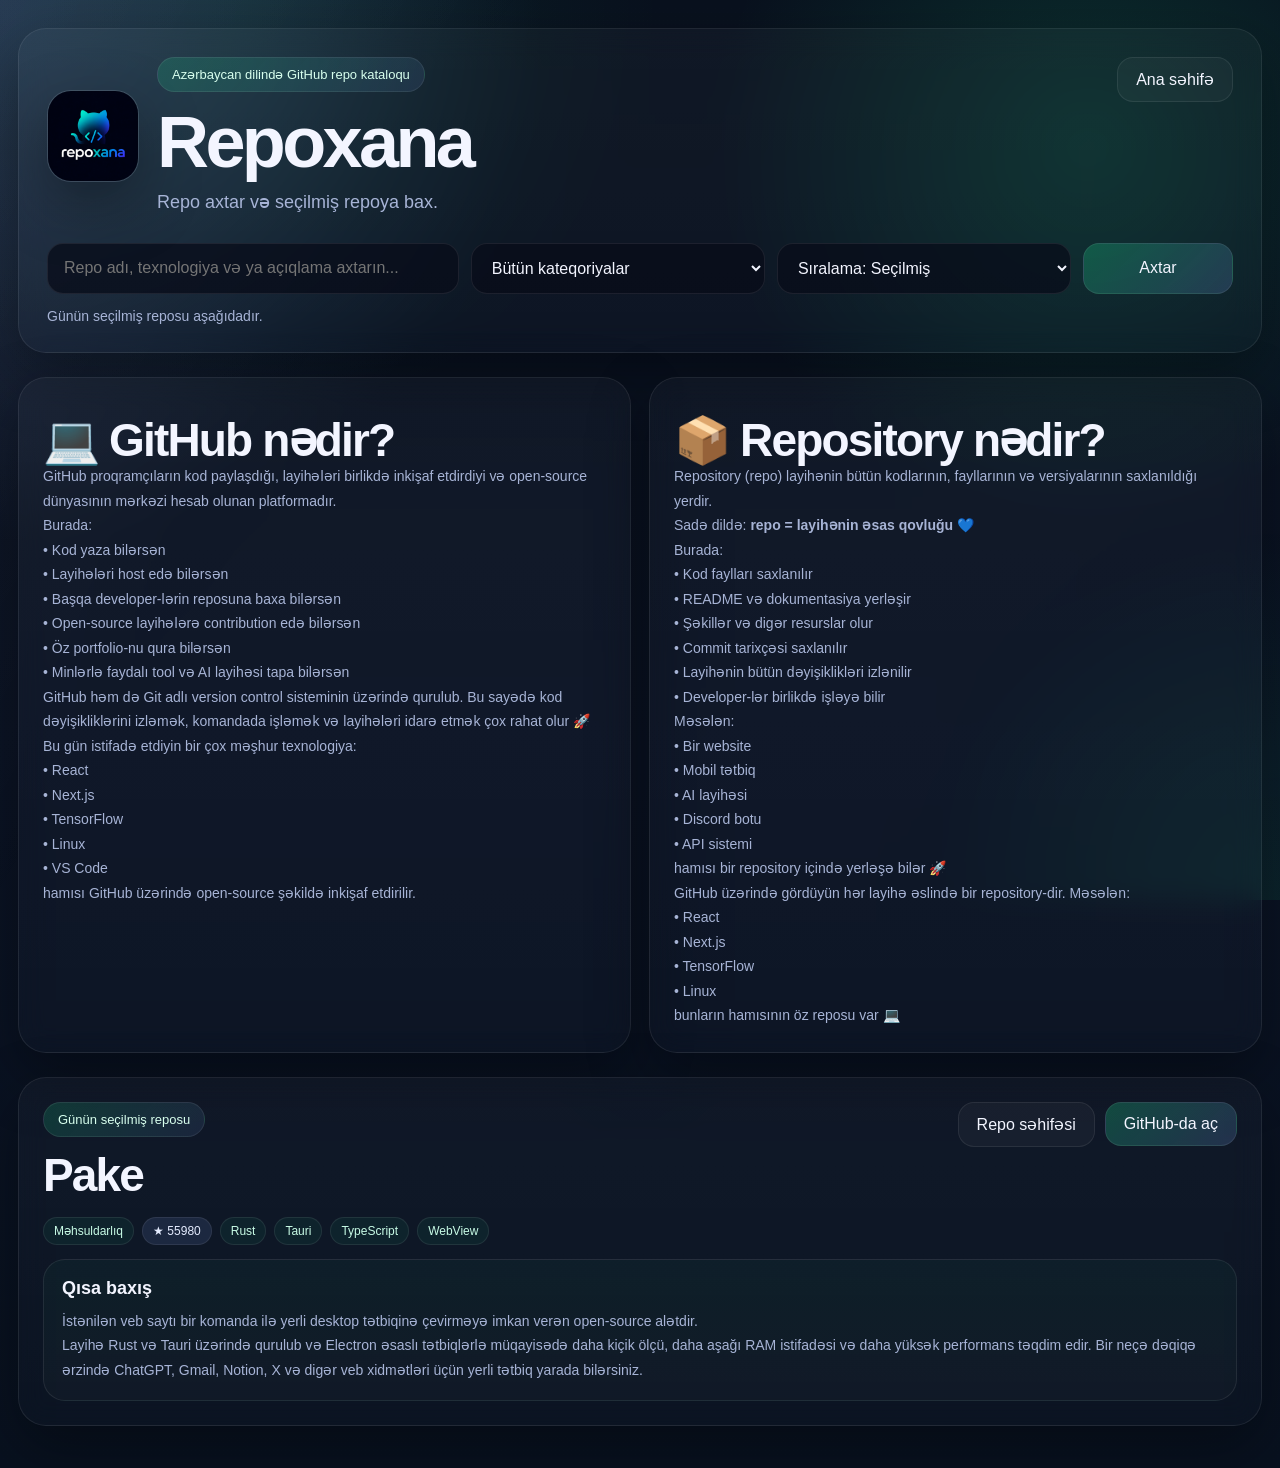
<file: index.html>
<!DOCTYPE html>
<html lang="az">
  <head>
    <meta charset="UTF-8">
    <meta name="viewport" content="width=device-width, initial-scale=1.0">
    <title>Repoxana</title>
    <link rel="icon" type="image/png" href="./repoxana_logo_square_3762.png">
    <link rel="stylesheet" href="./styles.css">
  </head>
  <body>
    <div class="page-shell"></div>
    <main class="wrap">
      <section class="hero">
          <div class="hero-top">
            <div class="brand-block">
            <a href="./index.html" aria-label="Ana səhifəyə qayıt">
              <img class="brand-logo" src="./repoxana_logo_square_3762.png" alt="Repoxana logo">
            </a>
            <div>
              <span class="badge">Azərbaycan dilində GitHub repo kataloqu</span>
              <h1>Repoxana</h1>
              <p class="sub">Repo axtar və seçilmiş repoya bax.</p>
            </div>
          </div>
          <div class="hero-actions">
            <div class="hero-nav">
              <button id="homeButton" class="ghost-button hidden" type="button">Ana səhifə</button>
            </div>
          </div>
        </div>

        <form id="searchForm" class="search-controls">
          <input id="searchInput" class="field" type="search" placeholder="Repo adı, texnologiya və ya açıqlama axtarın...">
          <select id="categorySelect" aria-label="Kateqoriya seç">
            <option value="all">Bütün kateqoriyalar</option>
          </select>
          <select id="sortSelect" aria-label="Sıralama seç">
            <option value="featured">Sıralama: Seçilmiş</option>
            <option value="stars-desc">Sıralama: Ən çox ulduzlu</option>
            <option value="title-asc">Sıralama: A-dan Z-yə</option>
            <option value="title-desc">Sıralama: Z-dən A-ya</option>
          </select>
          <button class="primary-link button-like search-button" type="submit">Axtar</button>
        </form>

        <p id="statusText" class="status">Günün seçilmiş reposu aşağıdadır.</p>
      </section>

      <section id="introSections" class="info-grid">
        <article class="panel info-card">
          <div class="viewer">
            <h2>💻 GitHub nədir?</h2>
            <p class="description">GitHub proqramçıların kod paylaşdığı, layihələri birlikdə inkişaf etdirdiyi və open-source dünyasının mərkəzi hesab olunan platformadır.</p>
            <p class="description description-spaced">Burada:</p>
            <div class="description description-rich">
              • Kod yaza bilərsən<br>
              • Layihələri host edə bilərsən<br>
              • Başqa developer-lərin reposuna baxa bilərsən<br>
              • Open-source layihələrə contribution edə bilərsən<br>
              • Öz portfolio-nu qura bilərsən<br>
              • Minlərlə faydalı tool və AI layihəsi tapa bilərsən
            </div>
            <p class="description description-spaced">GitHub həm də Git adlı version control sisteminin üzərində qurulub. Bu sayədə kod dəyişikliklərini izləmək, komandada işləmək və layihələri idarə etmək çox rahat olur 🚀</p>
            <p class="description description-spaced">Bu gün istifadə etdiyin bir çox məşhur texnologiya:</p>
            <div class="description description-rich">
              • React<br>
              • Next.js<br>
              • TensorFlow<br>
              • Linux<br>
              • VS Code
            </div>
            <p class="description description-spaced">hamısı GitHub üzərində open-source şəkildə inkişaf etdirilir.</p>
          </div>
        </article>

        <article class="panel info-card">
          <div class="viewer">
            <h2>📦 Repository nədir?</h2>
            <p class="description">Repository (repo) layihənin bütün kodlarının, fayllarının və versiyalarının saxlanıldığı yerdir.</p>
            <p class="description description-spaced">Sadə dildə: <strong>repo = layihənin əsas qovluğu 💙</strong></p>
            <p class="description description-spaced">Burada:</p>
            <div class="description description-rich">
              • Kod faylları saxlanılır<br>
              • README və dokumentasiya yerləşir<br>
              • Şəkillər və digər resurslar olur<br>
              • Commit tarixçəsi saxlanılır<br>
              • Layihənin bütün dəyişiklikləri izlənilir<br>
              • Developer-lər birlikdə işləyə bilir
            </div>
            <p class="description description-spaced">Məsələn:</p>
            <div class="description description-rich">
              • Bir website<br>
              • Mobil tətbiq<br>
              • AI layihəsi<br>
              • Discord botu<br>
              • API sistemi
            </div>
            <p class="description description-spaced">hamısı bir repository içində yerləşə bilər 🚀</p>
            <p class="description description-spaced">GitHub üzərində gördüyün hər layihə əslində bir repository-dir. Məsələn:</p>
            <div class="description description-rich">
              • React<br>
              • Next.js<br>
              • TensorFlow<br>
              • Linux
            </div>
            <p class="description description-spaced">bunların hamısının öz reposu var 💻</p>
          </div>
        </article>
      </section>

      <section id="resultsSection" class="results-section hidden">
        <section id="repoList" class="repo-stack" aria-live="polite"></section>
      </section>

      <article id="featuredSection" class="panel viewer-panel">
        <div id="repoDetail" class="viewer"></div>
      </article>
    </main>

    <script src="./repos.js"></script>
    <script src="./storage.js"></script>
    <script src="./app.js"></script>
  </body>
</html>
</file>
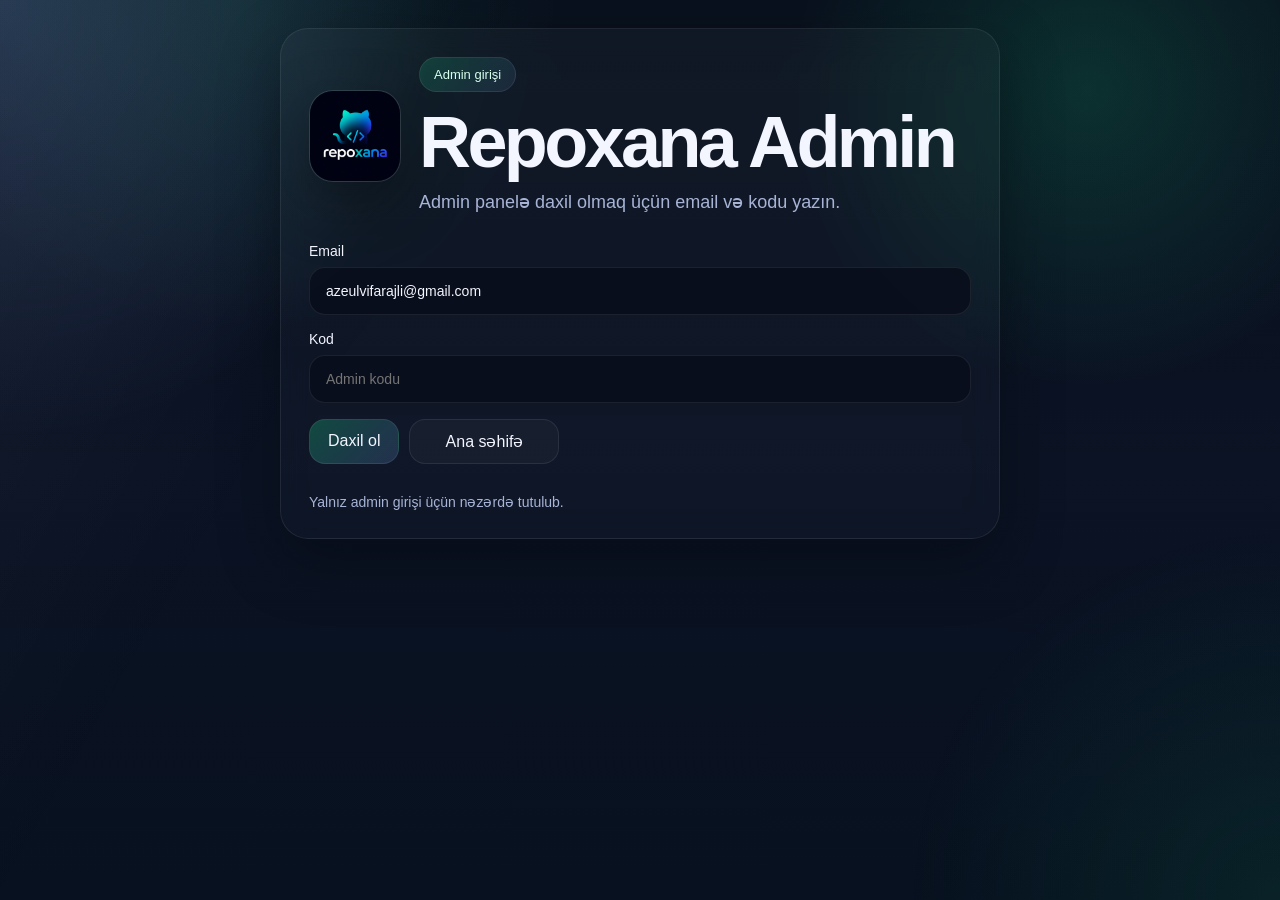
<file: admin.html>
<!DOCTYPE html>
<html lang="az">
  <head>
    <meta charset="UTF-8">
    <meta name="viewport" content="width=device-width, initial-scale=1.0">
    <title>Repoxana Admin</title>
    <link rel="icon" type="image/png" href="./repoxana_logo_square_3762.png">
    <link rel="stylesheet" href="./styles.css">
  </head>
  <body>
    <div class="page-shell"></div>
    <main class="wrap">
      <section id="loginSection" class="hero auth-shell">
        <div class="hero-top">
          <div class="brand-block">
            <a href="./index.html" aria-label="Ana səhifəyə qayıt">
              <img class="brand-logo" src="./repoxana_logo_square_3762.png" alt="Repoxana logo">
            </a>
            <div>
              <span class="badge">Admin girişi</span>
              <h1>Repoxana Admin</h1>
              <p class="sub">Admin panelə daxil olmaq üçün email və kodu yazın.</p>
            </div>
          </div>
        </div>

        <form id="loginForm" class="auth-form">
          <label class="form-group">
            <span>Email</span>
            <input id="loginEmailInput" class="field" type="email" value="azeulvifarajli@gmail.com" required>
          </label>

          <label class="form-group">
            <span>Kod</span>
            <input id="loginPasswordInput" class="field" type="password" required placeholder="Admin kodu">
          </label>

          <div class="form-actions">
            <button class="primary-link button-like" type="submit">Daxil ol</button>
            <a class="ghost-button admin-link" href="./index.html">Ana səhifə</a>
          </div>
          <p id="loginStatus" class="status">Yalnız admin girişi üçün nəzərdə tutulub.</p>
        </form>
      </section>

      <section id="adminApp" class="hidden">
        <section class="hero">
          <div class="hero-top">
            <div class="brand-block">
              <a href="./index.html" aria-label="Ana səhifəyə qayıt">
                <img class="brand-logo" src="./repoxana_logo_square_3762.png" alt="Repoxana logo">
              </a>
              <div>
                <span class="badge">Repo idarəetmə paneli</span>
                <h1>Admin</h1>
                <p class="sub">Repo əlavə edin, redaktə edin, şəkil yükləyin və əsas səhifədə göstərin.</p>
              </div>
            </div>
            <div class="hero-actions">
              <p class="source-note">Email: <span>azeulvifarajli@gmail.com</span></p>
              <div class="panel-actions">
                <button id="logoutButton" class="ghost-button" type="button">Çıxış</button>
                <a class="ghost-button admin-link" href="./index.html">Ana səhifə</a>
              </div>
            </div>
          </div>
        </section>

        <section class="grid admin-grid">
          <article class="panel">
            <header class="panel-head">
              <h2 class="panel-title">Repo formu</h2>
              <button id="clearFormButton" class="ghost-button" type="button">Yeni forma</button>
            </header>
            <div class="viewer">
              <form id="repoForm" class="admin-form">
                <input id="repoSlug" type="hidden">

                <label class="form-group">
                  <span>Repo adı</span>
                  <input id="titleInput" class="field" type="text" required placeholder="Məsələn: Nextcloud">
                </label>

                <label class="form-group">
                  <span>GitHub linki</span>
                  <input id="githubUrlInput" class="field" type="url" required placeholder="https://github.com/...">
                </label>

                <div class="form-group">
                  <span>Repo şəkilləri</span>
                  <label class="upload-dropzone" for="imagesInput">
                    <strong>Şəkil seçin</strong>
                    <span>Ən azı 1 şəkil əlavə edin. JPG, PNG və WebP dəstəklənir.</span>
                  </label>
                  <input id="imagesInput" type="file" accept="image/*" multiple hidden>
                  <div id="imagePreviewList" class="image-preview-list"></div>
                </div>

                <div class="form-row">
                  <label class="form-group">
                    <span>Kateqoriya</span>
                    <input id="categoryInput" class="field" type="text" required placeholder="Business">
                  </label>

                  <label class="form-group">
                    <span>Ulduz sayı</span>
                    <input id="starsInput" class="field" type="number" min="0" step="1" placeholder="32000">
                  </label>
                </div>

                <div class="form-row">
                  <label class="form-group">
                    <span>Müəllif / təşkilat</span>
                    <input id="ownerInput" class="field" type="text" placeholder="Nextcloud GmbH">
                  </label>

                  <label class="form-group">
                    <span>Əsas dil</span>
                    <input id="languageInput" class="field" type="text" placeholder="PHP">
                  </label>
                </div>

                <div class="form-row">
                  <label class="form-group">
                    <span>Lisenziya</span>
                    <input id="licenseInput" class="field" type="text" placeholder="AGPL-3.0">
                  </label>

                  <label class="form-group">
                    <span>Çətinlik</span>
                    <input id="difficultyInput" class="field" type="text" placeholder="Orta">
                  </label>
                </div>

                <div class="form-row">
                  <label class="form-group">
                    <span>Platforma</span>
                    <input id="platformInput" class="field" type="text" placeholder="Web, Server">
                  </label>

                  <label class="form-group">
                    <span>İstifadə sahəsi</span>
                    <input id="useCaseInput" class="field" type="text" placeholder="Fayl paylaşımı, komanda işi">
                  </label>
                </div>

                <div class="form-row">
                  <label class="form-group">
                    <span>Demo linki</span>
                    <input id="demoUrlInput" class="field" type="url" placeholder="https://demo.example.com">
                  </label>

                  <label class="form-group">
                    <span>Sənəd linki</span>
                    <input id="docsUrlInput" class="field" type="url" placeholder="https://docs.example.com">
                  </label>
                </div>

                <label class="form-group">
                  <span>Texnologiyalar</span>
                  <input id="stackInput" class="field" type="text" placeholder="PHP, JavaScript, Docker">
                </label>

                <label class="form-group">
                  <span>Azərbaycan dilində izah</span>
                  <textarea id="descriptionInput" class="field area large" required placeholder="Repo nə edir, kimə uyğundur, necə istifadə olunur"></textarea>
                </label>

                <label class="form-group">
                  <span>Əsas imkanlar</span>
                  <textarea id="featuresInput" class="field area" placeholder="• AI ilə komiks səhifələri yaratmaq"></textarea>
                </label>

                <label class="form-group">
                  <span>Nə üçün istifadə olunur?</span>
                  <textarea id="purposeInput" class="field area" placeholder="• AI komiks yaratmaq"></textarea>
                </label>

                <label class="form-group">
                  <span>Texnologiyalar</span>
                  <textarea id="technologiesInput" class="field area" placeholder="• Next.js 16"></textarea>
                </label>

                <label class="form-group">
                  <span>Üstünlükləri</span>
                  <textarea id="advantagesInput" class="field area" placeholder="✅ Müasir texnologiya stack-i var"></textarea>
                </label>

                <label class="form-group">
                  <span>Çatışmazlıqları</span>
                  <textarea id="drawbacksInput" class="field area" placeholder="❌ API key-lər lazımdır"></textarea>
                </label>

                <label class="form-group">
                  <span>Kimlər üçün uyğundur?</span>
                  <textarea id="audienceInput" class="field area" placeholder="• AI layihələri ilə maraqlanan developer-lər"></textarea>
                </label>

                <label class="form-group">
                  <span>Quraşdırma / başlanğıc addımları</span>
                  <textarea id="installationInput" class="field area" placeholder="npm install, docker compose up və s."></textarea>
                </label>

                <label class="form-group">
                  <span>Qeyd və tövsiyə</span>
                  <textarea id="notesInput" class="field area" placeholder="Əlavə qeyd, xəbərdarlıq və ya tövsiyə"></textarea>
                </label>

                <div class="form-actions">
                  <button class="primary-link button-like" type="submit">Yadda saxla</button>
                  <button id="clearImagesButton" class="ghost-button" type="button">Şəkilləri sil</button>
                  <button id="deleteButton" class="ghost-button" type="button" disabled>Sil</button>
                </div>
              </form>
            </div>
          </article>

          <article class="panel">
            <header class="panel-head">
              <h2 class="panel-title">Mövcud repolar</h2>
              <div class="panel-actions">
                <button id="exportButton" class="ghost-button" type="button">JSON export</button>
                <label class="ghost-button upload-button" for="importInput">JSON import</label>
                <input id="importInput" type="file" accept="application/json" hidden>
              </div>
            </header>
            <div id="adminStatus" class="admin-status">Hazırdır.</div>
            <div id="adminRepoList" class="results"></div>
          </article>
        </section>
      </section>
    </main>

    <script src="./repos.js"></script>
    <script src="./storage.js"></script>
    <script src="./admin.js"></script>
  </body>
</html>
</file>
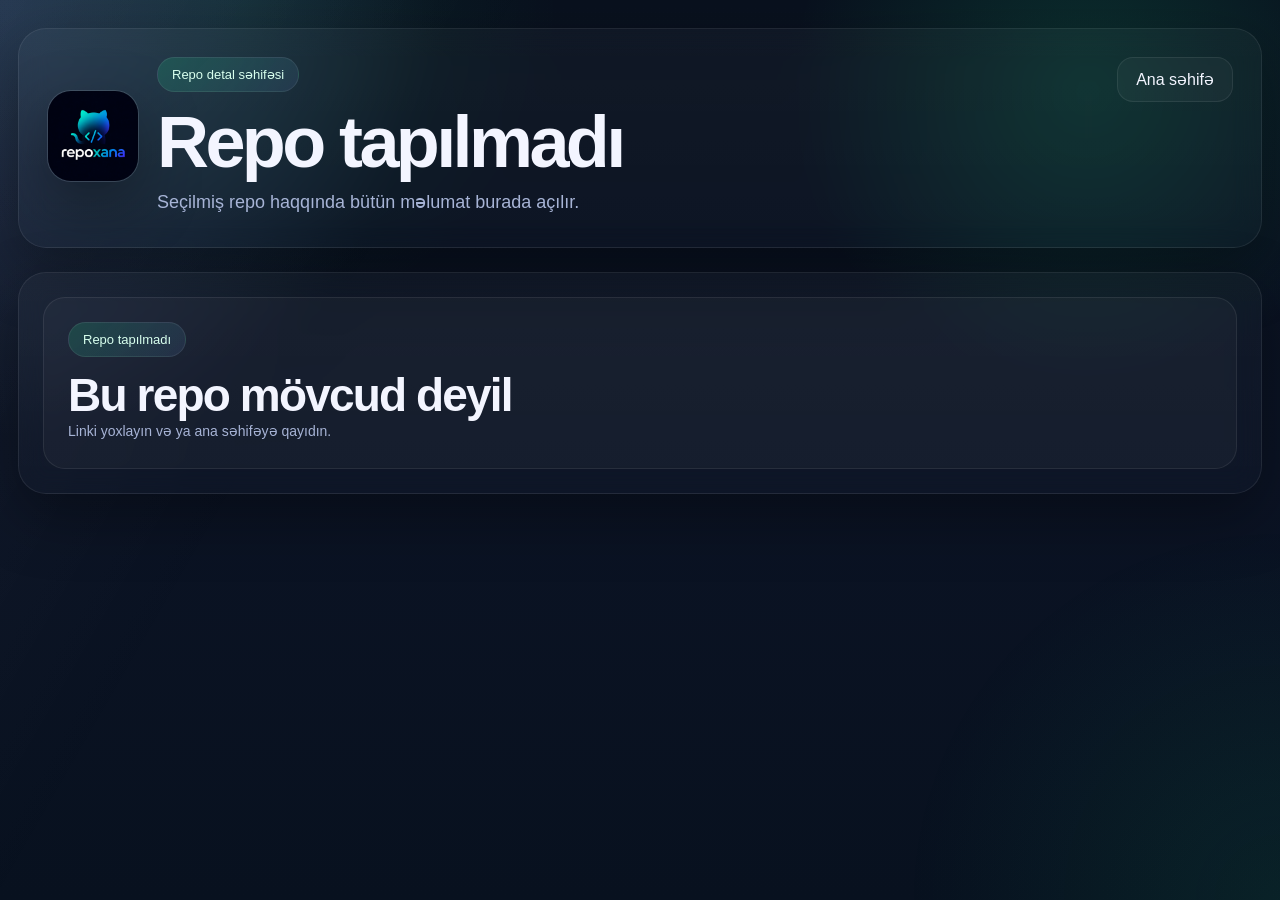
<file: repo.html>
<!DOCTYPE html>
<html lang="az">
  <head>
    <meta charset="UTF-8">
    <meta name="viewport" content="width=device-width, initial-scale=1.0">
    <title>Repoxana Repo</title>
    <link rel="icon" type="image/png" href="./repoxana_logo_square_3762.png">
    <link rel="stylesheet" href="./styles.css">
  </head>
  <body>
    <div class="page-shell"></div>
    <main class="wrap">
      <section class="hero">
          <div class="hero-top">
          <div class="brand-block">
            <a href="./index.html" aria-label="Ana səhifəyə qayıt">
              <img class="brand-logo" src="./repoxana_logo_square_3762.png" alt="Repoxana logo">
            </a>
            <div>
              <span class="badge">Repo detal səhifəsi</span>
              <h1 id="repoPageTitle">Repo</h1>
              <p class="sub">Seçilmiş repo haqqında bütün məlumat burada açılır.</p>
            </div>
          </div>
          <div class="hero-actions">
            <div class="hero-nav">
              <a class="ghost-button" href="./index.html">Ana səhifə</a>
            </div>
          </div>
        </div>
      </section>

      <article class="panel viewer-panel">
        <div id="repoDetailPage" class="viewer"></div>
      </article>
    </main>

    <script src="./repos.js"></script>
    <script src="./storage.js"></script>
    <script src="./repo-detail.js"></script>
  </body>
</html>
</file>
<file: styles.css>
:root {
  --bg: #08111f;
  --bg-2: #0f1a31;
  --panel: rgba(13, 20, 38, 0.88);
  --panel-soft: rgba(22, 31, 58, 0.9);
  --text: #f3f5ff;
  --muted: #a7b4d6;
  --accent: #19ee93;
  --accent-soft: rgba(25, 238, 147, 0.16);
  --accent-strong: rgba(25, 238, 147, 0.34);
  --accent-2: #80a4ff;
  --border: rgba(255, 255, 255, 0.08);
  --shadow: 0 22px 60px rgba(0, 0, 0, 0.34);
  --radius: 24px;
}

* {
  box-sizing: border-box;
}

html {
  scroll-behavior: smooth;
}

body {
  margin: 0;
  min-height: 100vh;
  color: var(--text);
  font-family: "Segoe UI Variable Display", "Bahnschrift", "Trebuchet MS", sans-serif;
  background:
    radial-gradient(circle at 18% 0%, rgba(25, 238, 147, 0.08), transparent 24%),
    radial-gradient(circle at top left, rgba(128, 164, 255, 0.2), transparent 28%),
    radial-gradient(circle at 85% 10%, rgba(25, 238, 147, 0.14), transparent 22%),
    linear-gradient(180deg, #09111e 0%, #0b1324 52%, #08111f 100%);
}

.page-shell {
  position: fixed;
  inset: 0;
  pointer-events: none;
  background:
    linear-gradient(120deg, rgba(255, 255, 255, 0.04), transparent 30%),
    radial-gradient(circle at bottom right, rgba(25, 238, 147, 0.08), transparent 24%);
}

a {
  color: inherit;
  text-decoration: none;
}

button,
input,
select {
  font: inherit;
}

.wrap {
  position: relative;
  z-index: 1;
  max-width: 1320px;
  margin: 0 auto;
  padding: 28px 18px 42px;
}

.hero,
.panel {
  background: linear-gradient(180deg, rgba(255, 255, 255, 0.03), rgba(255, 255, 255, 0.015));
  border: 1px solid var(--border);
  border-radius: 28px;
  box-shadow: var(--shadow);
  backdrop-filter: blur(14px);
}

.hero {
  padding: 28px;
  margin-bottom: 24px;
  animation: rise-in 500ms ease;
}

.auth-shell {
  max-width: 720px;
  margin-left: auto;
  margin-right: auto;
}

.hero-top {
  display: flex;
  justify-content: space-between;
  align-items: flex-start;
  gap: 20px;
  flex-wrap: wrap;
}

.brand-block {
  display: flex;
  align-items: center;
  gap: 18px;
}

.brand-logo {
  width: 92px;
  height: 92px;
  object-fit: cover;
  border-radius: 24px;
  border: 1px solid var(--border);
  box-shadow: var(--shadow);
  background: rgba(255, 255, 255, 0.04);
}

.badge {
  display: inline-flex;
  align-items: center;
  width: fit-content;
  padding: 9px 14px;
  border-radius: 999px;
  border: 1px solid var(--border);
  background: linear-gradient(135deg, rgba(25, 238, 147, 0.16), rgba(128, 164, 255, 0.1));
  color: #d8ffee;
  font-size: 13px;
}

h1 {
  margin: 16px 0 10px;
  font-size: clamp(40px, 6vw, 72px);
  line-height: 0.95;
  letter-spacing: -0.05em;
}

.sub,
.status,
.description,
.source-note {
  color: var(--muted);
}

.sub {
  max-width: 860px;
  margin: 0;
  font-size: 18px;
  line-height: 1.8;
}

.source-note {
  margin: 10px 0 0;
  font-size: 14px;
}

.hero-actions {
  display: grid;
  justify-items: end;
  gap: 8px;
}

.hero-nav {
  display: flex;
  align-items: center;
  gap: 10px;
}

.viewer-actions {
  display: flex;
  align-items: center;
  gap: 10px;
  flex-wrap: wrap;
}

.toolbar {
  display: grid;
  grid-template-columns: 1.6fr 1fr 220px;
  gap: 12px;
  margin-top: 24px;
}

.search-controls {
  display: grid;
  grid-template-columns: minmax(0, 1.4fr) 1fr 1fr 150px;
  gap: 12px;
  margin-top: 24px;
}

.auth-form {
  display: grid;
  gap: 16px;
  margin-top: 24px;
}

.field,
select {
  width: 100%;
  border: 1px solid var(--border);
  border-radius: 16px;
  background: rgba(8, 12, 26, 0.76);
  color: var(--text);
  padding: 15px 16px;
  outline: none;
  transition: border-color 160ms ease, transform 160ms ease, background 160ms ease;
}

.field:focus,
select:focus {
  border-color: var(--accent-strong);
  transform: translateY(-1px);
  background: rgba(11, 16, 30, 0.92);
  box-shadow: 0 0 0 4px rgba(25, 238, 147, 0.08);
}

.status {
  margin: 14px 0 0;
  font-size: 14px;
}

.description-rich {
  line-height: 1.9;
}

.grid {
  display: grid;
  grid-template-columns: 1fr;
  gap: 18px;
  align-items: start;
}

.info-grid {
  display: grid;
  grid-template-columns: repeat(2, minmax(0, 1fr));
  gap: 18px;
  margin-bottom: 24px;
}

.info-card {
  overflow: hidden;
}

.info-card h2 {
  margin: 0 0 14px;
  font-size: 28px;
}

.hidden {
  display: none;
}

.admin-grid {
  grid-template-columns: minmax(0, 1.2fr) minmax(320px, 0.9fr);
}

.panel {
  overflow: hidden;
}

.panel-head {
  display: flex;
  justify-content: space-between;
  align-items: center;
  gap: 16px;
  padding: 18px 20px;
  border-bottom: 1px solid var(--border);
  background: rgba(255, 255, 255, 0.02);
}

.panel-title {
  margin: 0;
  font-size: 17px;
}

.ghost-button,
.primary-link {
  display: inline-flex;
  align-items: center;
  justify-content: center;
  border-radius: 16px;
  border: 1px solid var(--border);
  padding: 12px 18px;
  transition: transform 160ms ease, border-color 160ms ease, background 160ms ease;
}

.ghost-button {
  background: rgba(255, 255, 255, 0.035);
  color: var(--text);
  cursor: pointer;
}

.primary-link {
  background: linear-gradient(135deg, rgba(25, 238, 147, 0.24), rgba(128, 164, 255, 0.18));
  color: var(--text);
}

.button-like {
  cursor: pointer;
}

.admin-link {
  min-width: 150px;
}

.admin-entry {
  min-width: auto;
  padding-inline: 16px;
}

.ghost-button:hover,
.primary-link:hover,
.item:hover {
  transform: translateY(-2px);
  border-color: var(--accent-strong);
}

.results {
  max-height: 74vh;
  overflow: auto;
}

.repo-grid {
  display: grid;
  grid-template-columns: repeat(auto-fit, minmax(260px, 1fr));
  gap: 16px;
}

.results-section {
  display: grid;
  gap: 16px;
}

.results-head {
  display: flex;
  justify-content: space-between;
  align-items: center;
  gap: 16px;
  flex-wrap: wrap;
}

.results-title {
  margin: 0;
  font-size: 24px;
}

.repo-card {
  width: 100%;
  border: 1px solid var(--border);
  border-radius: 24px;
  background: linear-gradient(180deg, rgba(255, 255, 255, 0.03), rgba(255, 255, 255, 0.015));
  box-shadow: var(--shadow);
  color: var(--text);
  text-align: left;
  padding: 22px;
  cursor: pointer;
  transition: transform 160ms ease, border-color 160ms ease, background 160ms ease;
}

.repo-card:hover {
  transform: translateY(-3px);
  border-color: var(--accent-strong);
}

.repo-card.active {
  background: linear-gradient(180deg, rgba(25, 238, 147, 0.14), rgba(128, 164, 255, 0.08));
}

.repo-card-title {
  margin: 0 0 10px;
  font-size: 18px;
  line-height: 1.3;
}

.repo-card-desc {
  margin: 10px 0 0;
  font-size: 14px;
  line-height: 1.7;
  color: var(--muted);
}

.repo-stack {
  display: grid;
  gap: 14px;
}

.repo-row {
  width: 100%;
  border: 1px solid var(--border);
  border-radius: 22px;
  background: linear-gradient(180deg, rgba(255, 255, 255, 0.03), rgba(255, 255, 255, 0.015));
  box-shadow: var(--shadow);
  color: var(--text);
  text-align: left;
  padding: 20px 22px;
  cursor: pointer;
  transition: transform 160ms ease, border-color 160ms ease, background 160ms ease;
}

.repo-row:hover {
  transform: translateY(-2px);
  border-color: var(--accent-strong);
}

.repo-row.active {
  background: linear-gradient(180deg, rgba(25, 238, 147, 0.14), rgba(128, 164, 255, 0.08));
}

.repo-row-main {
  display: flex;
  justify-content: space-between;
  align-items: flex-start;
  gap: 16px;
  flex-wrap: wrap;
}

.repo-row-title {
  margin: 0;
  font-size: 24px;
  line-height: 1.25;
}

.repo-row-desc {
  margin: 14px 0 0;
  font-size: 15px;
  line-height: 1.8;
  color: var(--muted);
}

.item {
  width: 100%;
  border: 0;
  border-bottom: 1px solid var(--border);
  background: transparent;
  color: var(--text);
  text-align: left;
  padding: 18px;
  cursor: pointer;
  transition: transform 160ms ease, background 160ms ease;
}

.item:last-child {
  border-bottom: 0;
}

.item.active {
  background: linear-gradient(180deg, rgba(25, 238, 147, 0.14), rgba(128, 164, 255, 0.08));
}

.item-title {
  margin: 0 0 8px;
  font-size: 16px;
  line-height: 1.35;
}

.item-meta,
.meta {
  display: flex;
  flex-wrap: wrap;
  gap: 8px;
}

.chip {
  display: inline-flex;
  align-items: center;
  padding: 6px 10px;
  border-radius: 999px;
  border: 1px solid var(--border);
  background: rgba(25, 238, 147, 0.06);
  color: #c8fbe6;
  font-size: 12px;
}

.chip-star {
  background: rgba(128, 164, 255, 0.12);
  color: #e5ecff;
}

.chip-tag {
  background: rgba(255, 255, 255, 0.05);
  color: #f3f5ff;
}

.description-spaced {
  margin-top: 12px;
}

.item-desc,
.description {
  line-height: 1.75;
}

.item-desc {
  margin: 0;
  font-size: 13px;
  display: -webkit-box;
  -webkit-line-clamp: 3;
  line-clamp: 3;
  -webkit-box-orient: vertical;
  overflow: hidden;
}

.viewer {
  padding: 24px;
}

.viewer-top {
  display: flex;
  justify-content: space-between;
  align-items: flex-start;
  gap: 18px;
  flex-wrap: wrap;
}

.viewer h2 {
  margin: 14px 0 0;
  font-size: clamp(28px, 4vw, 46px);
  line-height: 1.05;
  letter-spacing: -0.04em;
}

.meta {
  margin: 18px 0 0;
}

.meta-tags {
  margin-top: 12px;
}

.facts-grid {
  display: grid;
  grid-template-columns: repeat(auto-fit, minmax(180px, 1fr));
  gap: 12px;
  margin-top: 18px;
}

.image-gallery {
  display: grid;
  grid-template-columns: repeat(2, minmax(0, 1fr));
  gap: 12px;
  margin-top: 18px;
}

.image-gallery img {
  width: 100%;
  height: 240px;
  object-fit: cover;
  border-radius: 18px;
  border: 1px solid var(--border);
  background: rgba(255, 255, 255, 0.03);
}

.image-gallery .hero-image {
  grid-column: 1 / -1;
  height: 420px;
}

.fact {
  border: 1px solid var(--border);
  border-radius: 18px;
  padding: 14px 16px;
  background: rgba(255, 255, 255, 0.03);
}

.fact span {
  display: block;
  color: var(--muted);
  font-size: 12px;
  margin-bottom: 6px;
}

.fact strong {
  font-size: 15px;
  font-weight: 700;
}

.detail-card,
.empty-detail,
.empty-state {
  border: 1px solid var(--border);
  border-radius: 22px;
  background: rgba(255, 255, 255, 0.03);
}

.detail-card {
  padding: 18px;
  margin-top: 14px;
  background: linear-gradient(180deg, rgba(25, 238, 147, 0.04), rgba(255, 255, 255, 0.025));
}

.detail-card.compact {
  display: flex;
  align-items: center;
}

.detail-card h3,
.empty-state h3 {
  margin: 0 0 10px;
  font-size: 18px;
}

.description {
  margin: 0;
  font-size: 14px;
}

.mono {
  margin: 0;
  font-size: 14px;
  color: #cffff0;
  word-break: break-all;
  font-family: Consolas, "Courier New", monospace;
}

.link-list {
  display: flex;
  gap: 10px;
  flex-wrap: wrap;
}

.detail-link {
  display: inline-flex;
  align-items: center;
  justify-content: center;
  padding: 10px 14px;
  border-radius: 14px;
  border: 1px solid var(--border);
  background: rgba(255, 255, 255, 0.04);
}

.upload-dropzone {
  display: grid;
  gap: 6px;
  padding: 16px;
  border: 1px dashed var(--accent-strong);
  border-radius: 18px;
  background: rgba(25, 238, 147, 0.05);
  cursor: pointer;
}

.upload-dropzone strong {
  font-size: 15px;
}

.upload-dropzone span {
  color: var(--muted);
  font-size: 13px;
}

.image-preview-list {
  display: grid;
  grid-template-columns: repeat(auto-fit, minmax(140px, 1fr));
  gap: 12px;
}

.image-preview-card {
  position: relative;
  border: 1px solid var(--border);
  border-radius: 16px;
  overflow: hidden;
  background: rgba(255, 255, 255, 0.03);
}

.image-preview-card img {
  width: 100%;
  height: 120px;
  object-fit: cover;
  display: block;
}

.image-remove-button {
  position: absolute;
  right: 8px;
  bottom: 8px;
  border: 1px solid var(--border);
  border-radius: 12px;
  padding: 6px 10px;
  background: rgba(8, 12, 26, 0.88);
  color: var(--text);
  cursor: pointer;
}

.image-hint {
  margin: 0;
  color: var(--muted);
  font-size: 14px;
}

.empty-detail,
.empty-state {
  padding: 24px;
}

.empty-state p {
  margin: 0;
  color: var(--muted);
}

.admin-form {
  display: grid;
  gap: 16px;
}

.form-row {
  display: grid;
  grid-template-columns: 1fr 1fr;
  gap: 12px;
}

.form-group {
  display: grid;
  gap: 8px;
  color: var(--text);
  font-size: 14px;
}

.area {
  min-height: 110px;
  resize: vertical;
}

.area.large {
  min-height: 180px;
}

.form-actions,
.panel-actions {
  display: flex;
  gap: 10px;
  flex-wrap: wrap;
}

.upload-button {
  cursor: pointer;
}

.admin-status {
  padding: 14px 20px 0;
  color: var(--muted);
  font-size: 14px;
}

@keyframes rise-in {
  from {
    opacity: 0;
    transform: translateY(16px);
  }
  to {
    opacity: 1;
    transform: translateY(0);
  }
}

@media (max-width: 980px) {
  .search-controls,
  .toolbar,
  .grid {
    grid-template-columns: 1fr;
  }

  .admin-grid,
  .form-row,
  .info-grid {
    grid-template-columns: 1fr;
  }

  .results {
    max-height: 46vh;
  }
}

@media (max-width: 640px) {
  .wrap {
    padding: 18px 12px 28px;
  }

  .hero,
  .viewer {
    padding: 18px;
  }

  .brand-block {
    align-items: flex-start;
  }

  .brand-logo {
    width: 72px;
    height: 72px;
    border-radius: 18px;
  }

  h1 {
    font-size: 42px;
  }

  .sub {
    font-size: 16px;
  }

  .panel-head {
    flex-direction: column;
    align-items: stretch;
  }

  .ghost-button,
  .primary-link {
    width: 100%;
  }

  .search-button {
    width: 100%;
  }

  .image-gallery {
    grid-template-columns: 1fr;
  }

  .image-gallery .hero-image,
  .image-gallery img {
    height: 220px;
  }
}
</file>
